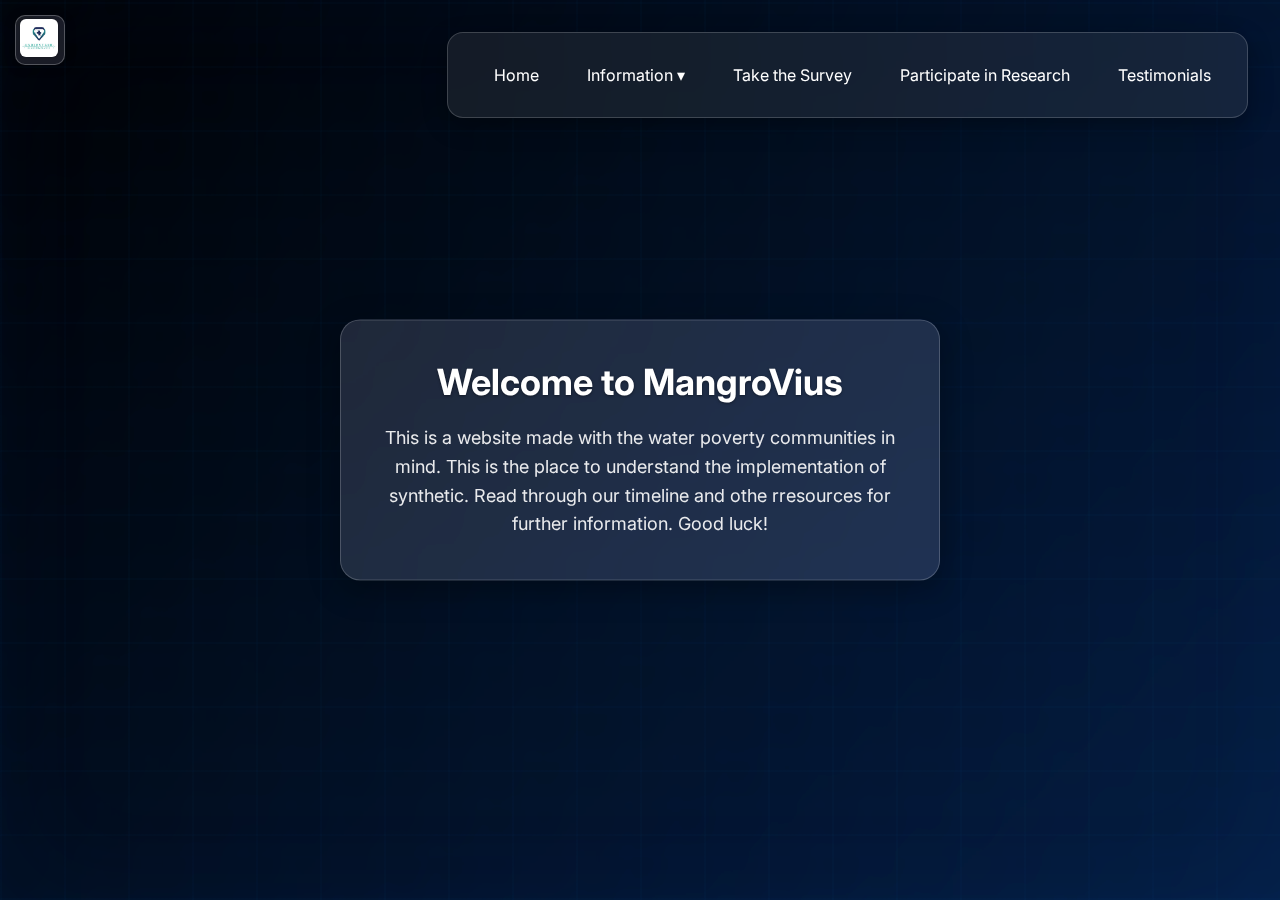
<file: index.html>
<!DOCTYPE html>
<html lang="en">
<head>
    <title>Understand-Rhabdomyolysis</title>
    <link rel="stylesheet" href="main.css">
</head>
<body>
  <div class="glass-logo-container">
  <img src="logo.jpg" alt="Website Logo">
</div>
<nav class="glass-navbar">
  <ul class="nav-links">
    <li><a href="index.html">Home</a></li>

    <li class="dropdown-parent">
      <a href="info.html">Information ▾</a>
      <ul class="dropdown">
        <li><a href="#">Disease</a></li>
        <li><a href="history.html">History</a></li>

        <li class="dropdown-parent">
          <a href="radar.html">Radar ▸</a>
          <ul class="dropdown dropdown-2">
            <li><a href="#">Audio Guide</a></li>
            <li><a href="#">Our E-book</a></li>
          </ul>
        </li>
      </ul>
    </li>

    <li><a href="survey.html">Take the Survey</a></li>
    <li><a href="participate.html">Participate in Research</a></li>
    <li><a href="testimonials.html">Testimonials</a></li>
  </ul>
</nav>


  </nav>

  <div class="glass-welcome">
  <h1>Welcome to MangroVius </h1>
  <p>This is a website made with the water poverty communities in mind. This is the place to understand the implementation of synthetic. Read through our timeline and othe rresources for further information. Good luck!</p>
</div>
</body>
</html>
</file>
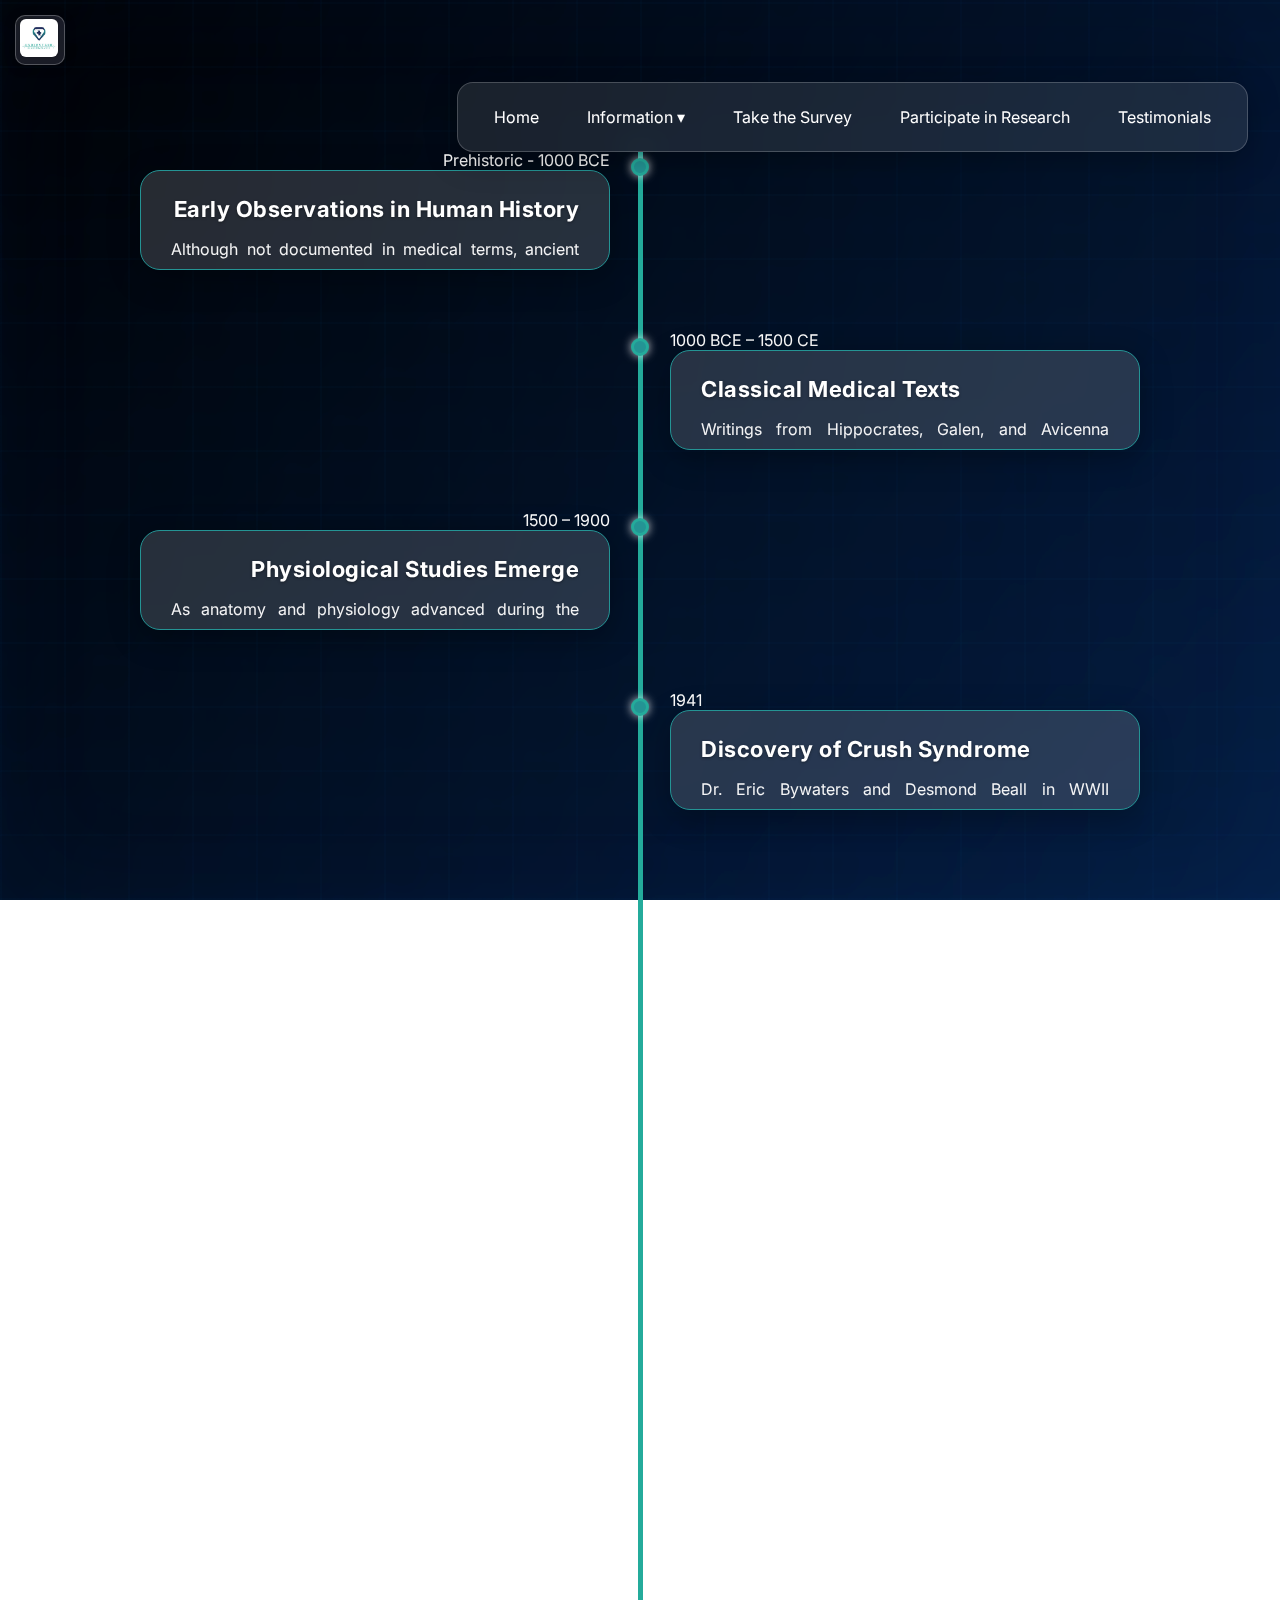
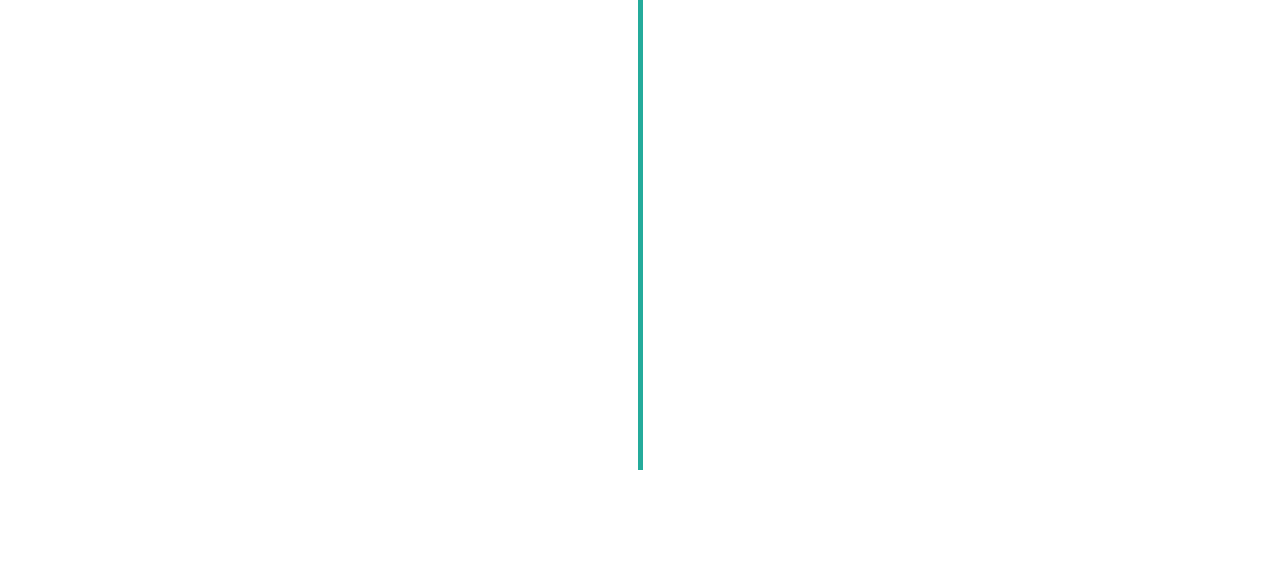
<file: Further.html>
<!DOCTYPE html>
<html lang="en">
<head>
  <meta charset="UTF-8" />
  <meta name="viewport" content="width=device-width, initial-scale=1.0"/>
  <title>Timeline of Rhabdomyolysis Discovery</title>
  <link rel="stylesheet" href="main2.css">
  <link href="https://fonts.googleapis.com/css2?family=Inter:wght@400;600;700&family=Poppins&display=swap" rel="stylesheet" />
  <script src="script.js" defer></script>
</head>
<body>
<div class="glass-logo-container">
  <img src="logo.jpg" alt="Website Logo">
</div>
<nav class="glass-navbar">
  <ul class="nav-links">
    <li><a href="index.html">Home</a></li>

    <li class="dropdown-parent">
      <a href="info.html">Information ▾</a>
      <ul class="dropdown">
        <li><a href="#">Disease</a></li>
        <li><a href="Further.html">History</a></li>

        <li class="dropdown-parent">
          <a href="radar.html">Radar ▸</a>
          <ul class="dropdown dropdown-2">
            <li><a href="#">Audio Guide</a></li>
            <li><a href="#">Our E-book</a></li>
          </ul>
        </li>
      </ul>
    </li>

    <li><a href="survey.html">Take the Survey</a></li>
    <li><a href="participate.html">Participate in Research</a></li>
    <li><a href="testimonials.html">Testimonials</a></li>
  </ul>
</nav>


  <div class="timeline-section" style="margin-top: 50px;">
    <div class="timeline-items"></div>

  <div class="timeline-section">
    <div class="timeline-items">

      <div class="timeline-item">
        <div class="timeline-dot"></div>
        <div class="timeline-date">Prehistoric - 1000 BCE</div>
        <div class="timeline-content">
          <h3>Early Observations in Human History</h3>
          <p style="text-align: justify;">
            Although not documented in medical terms, ancient humans likely experienced symptoms of rhabdomyolysis during extreme labor or injury
            .Skeletal remains suggest possible renal complications post-trauma.
          </p>
        </div>
      </div>

      <div class="timeline-item">
        <div class="timeline-dot"></div>
        <div class="timeline-date">1000 BCE – 1500 CE</div>
        <div class="timeline-content">
          <h3>Classical Medical Texts</h3>
          <p style="text-align: justify;">
            Writings from Hippocrates, Galen, and Avicenna mention dark urine and muscle weakness after injuries or fever. These were likely early undiagnosed instances of rhabdomyolysis.
            <br><em>Source: Hippocratic Corpus, Galenic Canon</em>
          </p>
        </div>
      </div>

      <div class="timeline-item">
        <div class="timeline-dot"></div>
        <div class="timeline-date">1500 – 1900</div>
        <div class="timeline-content">
          <h3>Physiological Studies Emerge</h3>
          <p style="text-align: justify;">
            As anatomy and physiology advanced during the Renaissance, documentation of myoglobin and renal failure grew. Yet, rhabdomyolysis remained misunderstood.
            <br><em>Source: Vesalius (1543), Boerhaave (1724)</em>
          </p>
        </div>
      </div>

      <div class="timeline-item">
        <div class="timeline-dot"></div>
        <div class="timeline-date">1941</div>
        <div class="timeline-content">
          <h3>Discovery of Crush Syndrome</h3>
          <p style="text-align: justify;">
            Dr. Eric Bywaters and Desmond Beall in WWII observed patients trapped under rubble presenting with dark urine and renal failure. They attributed it to muscle protein (myoglobin) release.
            <br><em>Bywaters & Beall (1941). Lancet. <a href="https://doi.org/10.1016/S0140-6736(00)89795-6">DOI</a></em>
          </p>
        </div>
      </div>

      <div class="timeline-item">
        <div class="timeline-dot"></div>
        <div class="timeline-date">1950s–1970s</div>
        <div class="timeline-content">
          <h3>Non-traumatic Causes Identified</h3>
          <p style="text-align: justify;">
            Physicians recognized heat stroke, infections, alcohol abuse, and seizures as triggers. Statin myopathy also emerged.
            <br><em>Source: American Journal of Cardiology, 1970s</em>
          </p>
        </div>
      </div>

      <div class="timeline-item">
        <div class="timeline-dot"></div>
        <div class="timeline-date">1980s</div>
        <div class="timeline-content">
          <h3>Diagnostic Innovations</h3>
          <p style="text-align: justify;">
            Creatine Kinase (CK) became the gold standard lab marker. Correlation between high CK levels and rhabdomyolysis severity was confirmed.
            <br><em>Source: SpringerLink Clinical Reviews, 1987</em>
          </p>
        </div>
      </div>

      <div class="timeline-item">
        <div class="timeline-dot"></div>
        <div class="timeline-date">1990s</div>
        <div class="timeline-content">
          <h3>Pharmacological Risk Recognition</h3>
          <p style="text-align: justify;">
            Statins, especially when combined with fibrates or CYP3A4 inhibitors, were confirmed to increase rhabdomyolysis risk.
            <br><em>Source: Circulation Journal, 1999</em>
          </p>
        </div>
      </div>

      <div class="timeline-item">
        <div class="timeline-dot"></div>
        <div class="timeline-date">2000s</div>
        <div class="timeline-content">
          <h3>Genetic and Metabolic Disorders</h3>
          <p style="text-align: justify;">
            Disorders such as McArdle’s disease and CPT-II deficiency were confirmed causes of recurrent rhabdomyolysis. A major review by Huerta-Alardín et al. shaped clinical guidelines.
            <br><em>Source: Critical Care, 2005. <a href="https://doi.org/10.1186/cc2978">DOI</a></em>
          </p>
        </div>
      </div>

      <div class="timeline-item">
        <div class="timeline-dot"></div>
        <div class="timeline-date">2010s</div>
        <div class="timeline-content">
          <h3>Exertional Rhabdomyolysis in Athletics</h3>
          <p style="text-align: justify;">
            Increased cases tied to military training, CrossFit, and extreme sports led to hydration and prevention protocols.
            <br><em>Chavez et al. (2016), Ochsner Journal. <a href="https://www.ncbi.nlm.nih.gov/pmc/articles/PMC4818062/">PMCID</a></em>
          </p>
        </div>
      </div>

      <div class="timeline-item">
        <div class="timeline-dot"></div>
        <div class="timeline-date">2020s–Present</div>
        <div class="timeline-content">
          <h3>Personalized Medicine & Emerging Threats</h3>
          <p style="text-align: justify;">
            Advances in genetic screening, early biomarkers (e.g., troponins), and COVID-19–associated rhabdomyolysis guide modern care.
            <br><em>Source: Frontiers in Medicine, 2021</em>
          </p>
        </div>
      </div>

      <div class="timeline-item">
        <div class="timeline-dot"></div>
        <div class="timeline-date">Future Outlook</div>
        <div class="timeline-content">
          <h3>Artificial Intelligence and Preventive Algorithms</h3>
          <p style="text-align: justify;">
            Machine learning models may predict rhabdomyolysis risk based on wearables and lab trends. Pharmacogenomics will optimize statin prescriptions.
            <br><em>Expected in clinical practice by 2030</em>
          </p>
        </div>
      </div>

    </div>
  </div>

</body>
</html>
</file>
<file: main.css>
@import url('https://fonts.googleapis.com/css2?family=Inter:wght@400;600;700&display=swap');

* {
  margin: 0;
  padding: 0;
  box-sizing: border-box;
  list-style: none;
  font-family: 'Inter', 'Segoe UI', Tahoma, Geneva, Verdana, sans-serif;
}

body {
  min-height: 100vh;
  color: #fff;
  background:
    repeating-linear-gradient(
      0deg,
      rgba(0, 120, 255, 0.03) 0px,
      rgba(0, 120, 255, 0.03) 2px,
      transparent 2px,
      transparent 48px
    ),
    repeating-linear-gradient(
      90deg,
      rgba(0, 120, 255, 0.03) 0px,
      rgba(0, 120, 255, 0.03) 2px,
      transparent 2px,
      transparent 48px
    ),
    linear-gradient(135deg, #000000, #0a1d3a); /* black to deep blue */
  background-attachment: fixed;
  background-size: cover;
  position: relative;
  overflow-x: hidden;
}

body::before {
  content: "";
  position: fixed;
  top: 0;
  left: 0;
  width: 100%;
  height: 100%;
  z-index: -1;

  background:
    repeating-linear-gradient(
      0deg,
      rgba(0, 150, 255, 0.02) 0px,
      rgba(0, 150, 255, 0.02) 2px,
      transparent 2px,
      transparent 64px
    ),
    repeating-linear-gradient(
      90deg,
      rgba(0, 150, 255, 0.02) 0px,
      rgba(0, 150, 255, 0.02) 2px,
      transparent 2px,
      transparent 64px
    );
  background-color: rgba(0, 40, 80, 0.05); /* subtle navy overlay */
  box-shadow: inset 0 0 120px rgba(0, 120, 255, 0.05);
  backdrop-filter: blur(8px) saturate(130%);
  -webkit-backdrop-filter: blur(8px) saturate(130%);
}



.glass-navbar {
  position: absolute;
  top: 2rem;
  right: 2rem;
  background: rgba(255, 255, 255, 0.08);
  border-radius: 16px;
  backdrop-filter: blur(18px);
  -webkit-backdrop-filter: blur(18px);
  border: 1px solid rgba(255, 255, 255, 0.18);
  padding: 2rem 1.5rem;
  box-shadow: 0 8px 24px rgba(0, 0, 0, 0.3);
  z-index: 1000;
  display: flex;
  align-items: center;
}

.nav-links {
  display: flex;
  align-items: center;
  gap: 1.5rem;
  margin-left: 10px;
}

.nav-links > li {
  position: relative;
}

.nav-links a {
  color: #ffffff;
  text-decoration: none;
  padding: 0.5rem 0.75rem;
  border-radius: 8px;
  transition: 0.3s ease;
}

.nav-links a:hover {
  background: rgba(255, 255, 255, 0.2);
}

/* Dropdowns */
.dropdown,
.dropdown-2 {
  background: rgba(0, 0, 0, 0.7);
  backdrop-filter: blur(12px);
  border-radius: 12px;
  display: none;
  flex-direction: column;
  padding: 0.5rem 0;
  z-index: 999;
}

.dropdown {
  position: absolute;
  top: 100%;
  left: 0;
  min-width: 200px;
}

.dropdown-2 {
  position: absolute;
  top: 0;
  left: 100%;
  min-width: 180px;
  background: rgba(0, 0, 0, 0.75);
}

.nav-links li:hover > .dropdown,
.dropdown li:hover > .dropdown-2 {
  display: flex;
}

.dropdown a, .dropdown-2 a {
  color: #fff;
  padding: 0.5rem 1rem;
  display: block;
}

/* Logo */
.logo {
  width: 80px;
  height: 60px;
  margin-left: 600px;
}

/* Carousel Container */
.carousel {
  height: 600px;
  perspective: 250px;
  margin-top: 150px;
  display: flex;
  align-items: center;
  justify-content: center;
}

.carousel .carousel-item {
  width: 450px;
  padding: 40px 30px;
  text-align: center;
  border-radius: 24px;
  background: rgba(255, 255, 255, 0.1);
  backdrop-filter: blur(20px);
  -webkit-backdrop-filter: blur(20px);
  border: 1px solid rgba(255, 255, 255, 0.25);
  box-shadow: 0 12px 48px rgba(0, 0, 0, 0.3);
  transition: transform 0.4s ease, box-shadow 0.3s;
  color: #fff;
}

/* Testimonial Styling */
.img-area {
  width: 100px;
  height: 100px;
  margin: 0 auto 20px;
  overflow: hidden;
  border-radius: 50%;
  border: inset 8px #20AA99;
}

.img-area img {
  width: 100%;
  height: 100%;
  object-fit: cover;
}

.testi p {
  color: #e0f7f4;
  font-size: 18px;
  line-height: 1.8;
  margin-top: 15px;
}

.testi h4 {
  font-size: 22px;
  margin-top: 10px;
  color: #ffffff;
}

.testi h5 {
  font-size: 13px;
  letter-spacing: 4px;
  margin-top: 6px;
  color: #aadad3;
}

/* Optional: For survey-style inputs (add to form elements if needed) */
.glassy-input {
  width: 100%;
  padding: 12px 16px;
  background: rgba(255, 255, 255, 0.1);
  border: 1px solid rgba(255, 255, 255, 0.2);
  border-radius: 10px;
  backdrop-filter: blur(12px);
  color: #fff;
  outline: none;
  margin: 10px 0;
}

.glassy-input::placeholder {
  color: #ccc;
}


.glass-welcome {
  position: absolute;
  top: 50%;
  left: 50%;
  transform: translate(-50%, -50%);
  width: 600px;
  max-width: 90%;
  padding: 40px;
  text-align: center;
  border-radius: 20px;
  background: rgba(255, 255, 255, 0.12);
  box-shadow: 0 8px 32px rgba(0, 0, 0, 0.3);
  backdrop-filter: blur(25px) saturate(140%);
  -webkit-backdrop-filter: blur(25px) saturate(140%);
  border: 1px solid rgba(255, 255, 255, 0.2);
  color: white;
  z-index: 10;
}

.glass-welcome h1 {
  font-size: 36px;
  margin-bottom: 20px;
  text-shadow: 0 1px 3px rgba(0, 0, 0, 0.4);
}

.glass-welcome p {
  font-size: 18px;
  line-height: 1.6;
  color: rgba(255, 255, 255, 0.9);
}

.glass-logo-container {
  position: fixed;
  top: 15px;
  left: 15px;
  width: 50px;
  height: 50px;
  background: rgba(255, 255, 255, 0.1);
  border: 1px solid rgba(255, 255, 255, 0.25);
  backdrop-filter: blur(10px) saturate(150%);
  -webkit-backdrop-filter: blur(10px) saturate(150%);
  border-radius: 10px;
  box-shadow: 0 2px 12px rgba(0, 0, 0, 0.2);
  display: flex;
  align-items: center;
  justify-content: center;
  z-index: 1000;
  padding: 5px;
  transition: transform 0.25s ease, box-shadow 0.25s ease;

}

.glass-logo-container:hover {
  transform: scale(1);
  box-shadow: 0 6px 18px rgba(0, 0, 0, 0.25);
}


.glass-logo-container img {
  width: 100%;
  height: 100%;
  object-fit: fill;
  filter: drop-shadow(0 0px 1px rgba(0, 0, 0, 0.25));
  border-radius: 6px;
  margin-left:-2.98px;
  margin-top:-3.2344px;
}
</file>
<file: main2.css>
@import url('https://fonts.googleapis.com/css2?family=Inter:wght@400;600;700&display=swap');

* {
  margin: 0;
  padding: 0;
  box-sizing: border-box;
  list-style: none;
  font-family: 'Inter', 'Segoe UI', Tahoma, Geneva, Verdana, sans-serif;

}

body {
  min-height: 100vh;
  color: #fff;
  background:
    repeating-linear-gradient(
      0deg,
      rgba(0, 120, 255, 0.03) 0px,
      rgba(0, 120, 255, 0.03) 2px,
      transparent 2px,
      transparent 48px
    ),
    repeating-linear-gradient(
      90deg,
      rgba(0, 120, 255, 0.03) 0px,
      rgba(0, 120, 255, 0.03) 2px,
      transparent 2px,
      transparent 48px
    ),
    linear-gradient(135deg, #000000, #0a1d3a); /* black to deep blue */
  background-attachment: fixed;
  background-size: cover;
  position: relative;
  overflow-x: hidden;
}

body::before {
  content: "";
  position: fixed;
  top: 0;
  left: 0;
  width: 100%;
  height: 100%;
  z-index: -1;

  background:
    repeating-linear-gradient(
      0deg,
      rgba(0, 150, 255, 0.02) 0px,
      rgba(0, 150, 255, 0.02) 2px,
      transparent 2px,
      transparent 64px
    ),
    repeating-linear-gradient(
      90deg,
      rgba(0, 150, 255, 0.02) 0px,
      rgba(0, 150, 255, 0.02) 2px,
      transparent 2px,
      transparent 64px
    );
  background-color: rgba(0, 40, 80, 0.05); /* subtle navy overlay */
  box-shadow: inset 0 0 120px rgba(0, 120, 255, 0.05);
  backdrop-filter: blur(8px) saturate(130%);
  -webkit-backdrop-filter: blur(8px) saturate(130%);
}


.timeline-section {
  min-height: 100vh;
  padding: 50px 20px;
}

.timeline-items {
  max-width: 1000px;
  margin: auto;
  display: flex;
  flex-wrap: wrap;
  position: relative;
  height:auto;

}

.timeline-items::before {
  content: '';
  position: absolute;
  width: 5px;
  height: 100%;
  background: #24ab9b;
  left: calc(50% - 2px);

}

.timeline-item {
 
  width: 100%;
  margin-bottom: 60px;
  height:100%

}

.timeline-item:last-child {
  margin-bottom: 0;
}

.timeline-item:nth-child(odd) {
  padding-right: calc(50% + 30px);
  text-align: right;
}

.timeline-item:nth-child(even) {
  padding-left: calc(50% + 30px);
  text-align: left;
}

.timeline-dot {
  height: 18px;
  width: 18px;
  background: #249494;
  border: 3px solid #24ab9b;
  position: absolute;
  left: calc(50% - 9px);
  top: 8px;
  border-radius: 50%;
  box-shadow: 0 0 10px rgba(255, 255, 255, 0.8);
}

.timeline-content {
  background: rgba(255, 255, 255, 0.15);
  backdrop-filter: blur(25px);
  -webkit-backdrop-filter: blur(25px);
  border: 1px solid #249494;
  padding: 25px 30px;
  border-radius: 20px;
  box-shadow: 0 8px 32px rgba(0, 0, 0, 0.3);
  transition: transform 0.3s ease, box-shadow 0.3s ease;
  height:auto;
  overflow:visible;
  white-space: normal;   /* Allows wrapping */
  overflow-wrap: break-word; /* Breaks long words if needed */
  word-break: break-word;
  max-width: 100%;
}

.timeline-content:hover {
  transform: translateY(-6px) scale(1.02);
  box-shadow: 0 12px 40px rgba(0, 0, 0, 0.35);
}

.timeline-content h3 {
  font-size: 22px;
  color: #ffffff;
  font-weight: 700;
  letter-spacing: 0.5px;
  text-shadow: 0 1px 3px rgba(0, 0, 0, 0.4);
  margin: 0;
}

.timeline-content p {
  font-size: 16px;
  font-weight: 400;
  line-height: 1.6;
  color: rgba(255, 255, 255, 0.95);
  margin: 15px 0 10px;
   height:auto;
  overflow:visible;
   white-space: normal;   /* Allows wrapping */
  overflow-wrap: break-word; /* Breaks long words if needed */
  word-break: break-word;
  max-width: 100%;
}

.timeline-content a {
  display: inline-block;
  margin-top: 10px;
  font-size: 15px;
  font-weight: 600;
  color: #000000;
  text-decoration: none;
  background: rgba(255, 255, 255, 0.6);
  padding: 8px 16px;
  border-radius: 10px;
  transition: background 0.3s ease, transform 0.2s ease;
  height:auto;
  overflow:visible;
}

.timeline-content a:hover {
  background: #ffffff;
  color: #000000;
  transform: translateY(-2px);
}


.headline-frame {
  background: rgba(255, 255, 255, 0.2);
  border-radius: 14px;
  padding: 12px 20px;
  margin-bottom: 15px;
  border: 1px solid rgba(255, 255, 255, 0.3);
  box-shadow: inset 0 0 8px #1b4065;
  display: inline-block;
}

.timeline-item.hidden {
  opacity: 0;
  transform: translateY(40px);
  transition: opacity 0.6s ease-out, transform 0.6s ease-out;
}

.timeline-item.show {
  opacity: 1;
  transform: translateY(0);
}


  .headline-frame {
    display: block;
    width: 100%;
  }

.glass-logo-container {
  position: fixed;
  top: 15px;
  left: 15px;
  width: 50px;
  height: 50px;
  background: rgba(255, 255, 255, 0.1);
  border: 1px solid rgba(255, 255, 255, 0.25);
  backdrop-filter: blur(10px) saturate(150%);
  -webkit-backdrop-filter: blur(10px) saturate(150%);
  border-radius: 10px;
  box-shadow: 0 2px 12px rgba(0, 0, 0, 0.2);
  display: flex;
  align-items: center;
  justify-content: center;
  z-index: 1000;
  padding: 5px;
  transition: transform 0.25s ease, box-shadow 0.25s ease;

}

.glass-logo-container:hover {
  transform: scale(1);
  box-shadow: 0 6px 18px rgba(0, 0, 0, 0.25);
}


.glass-logo-container img {
  width: 100%;
  height: 100%;
  object-fit: fill;
  filter: drop-shadow(0 0px 1px rgba(0, 0, 0, 0.25));
  border-radius: 6px;
  margin-left:-2.98px;
  margin-top:-3.2344px;
}


.glass-navbar {
  position: absolute;
  top: 2rem;
  right: 2rem;
  background: rgba(255, 255, 255, 0.1);
  border-radius: 16px;
  backdrop-filter: blur(15px);
  -webkit-backdrop-filter: blur(15px);
  border: 1px solid rgba(255, 255, 255, 0.2);
  padding: 1.5rem 1.5rem;
  box-shadow: 0 8px 32px rgba(0, 0, 0, 0.25);
  z-index: 1000;
}

.nav-links {
  display: flex;
  gap: 1.5rem;
}

.nav-links > li {
  position: relative;
}

.nav-links a {
  color: #ffffff;
  text-decoration: none;
  padding: 0.5rem 0.75rem;
  border-radius: 8px;
  transition: 0.3s ease;
}

.nav-links a:hover {
  background: rgba(255, 255, 255, 0.2);
}


.dropdown {
  position: absolute;
  top: 100%;
  left: 0;
  min-width: 200px;
  background: rgba(0, 0, 0, 0.6);
  backdrop-filter: blur(10px);
  border-radius: 12px;
  display: none;
  flex-direction: column;
  padding: 0.5rem 0;
  z-index: 999;
}

.nav-links li:hover > .dropdown {
  display: flex;
}

.dropdown li {
  position: relative;
}

.dropdown a {
  color: #fff;
  padding: 0.5rem 1rem;
  display: block;
}

.dropdown-2 {
  position: absolute;
  top: 0;
  left: 100%;
  min-width: 180px;
  background: rgba(0, 0, 0, 0.7);
  backdrop-filter: blur(12px);
  border-radius: 12px;
  display: none;
  flex-direction: column;
  padding: 0.5rem 0;
}

.dropdown li:hover > .dropdown-2 {
  display: flex;
}

.dropdown-2 a {
  color: #fff;
  padding: 0.5rem 1rem;
}

img{
  width: 200px;
  height:160px;
  margin-top: 20px;
  margin-left:50px;
}
</file>
